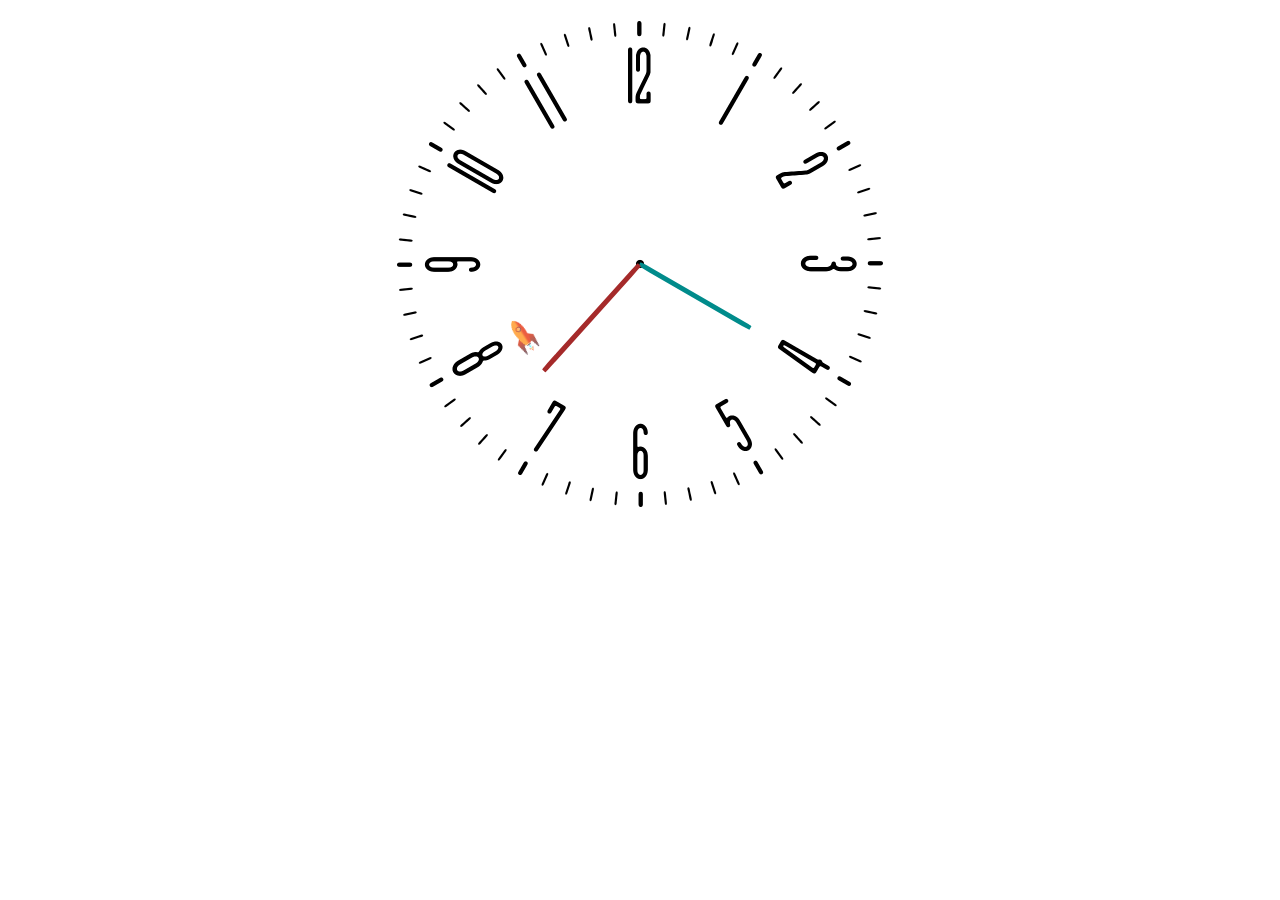
<file: Clock/index.html>
<!DOCTYPE html>
<!--[if lt IE 7]>      <html class="no-js lt-ie9 lt-ie8 lt-ie7"> <![endif]-->
<!--[if IE 7]>         <html class="no-js lt-ie9 lt-ie8"> <![endif]-->
<!--[if IE 8]>         <html class="no-js lt-ie9"> <![endif]-->
<!--[if gt IE 8]>      <html class="no-js"> <!--<![endif]-->
<html>
    <head>
        <meta charset="utf-8">
        <meta http-equiv="X-UA-Compatible" content="IE=edge">
        <title></title>
        <meta name="description" content="">
        <meta name="viewport" content="width=device-width, initial-scale=1">
        <link href="style.css" rel="stylesheet">
        <script src="index.js"></script>
    </head>
    <body>
        
        <div class="clock">
<div class="hand hh" id="hour"></div>
<div class="hand mm" id="minutes"></div>
<div class="hand ss" id="second">
    <div class="rocket">
            
    </div>
</div>
        </div>     
        
            
        
    </div>        
    </body>
</html>
</file>
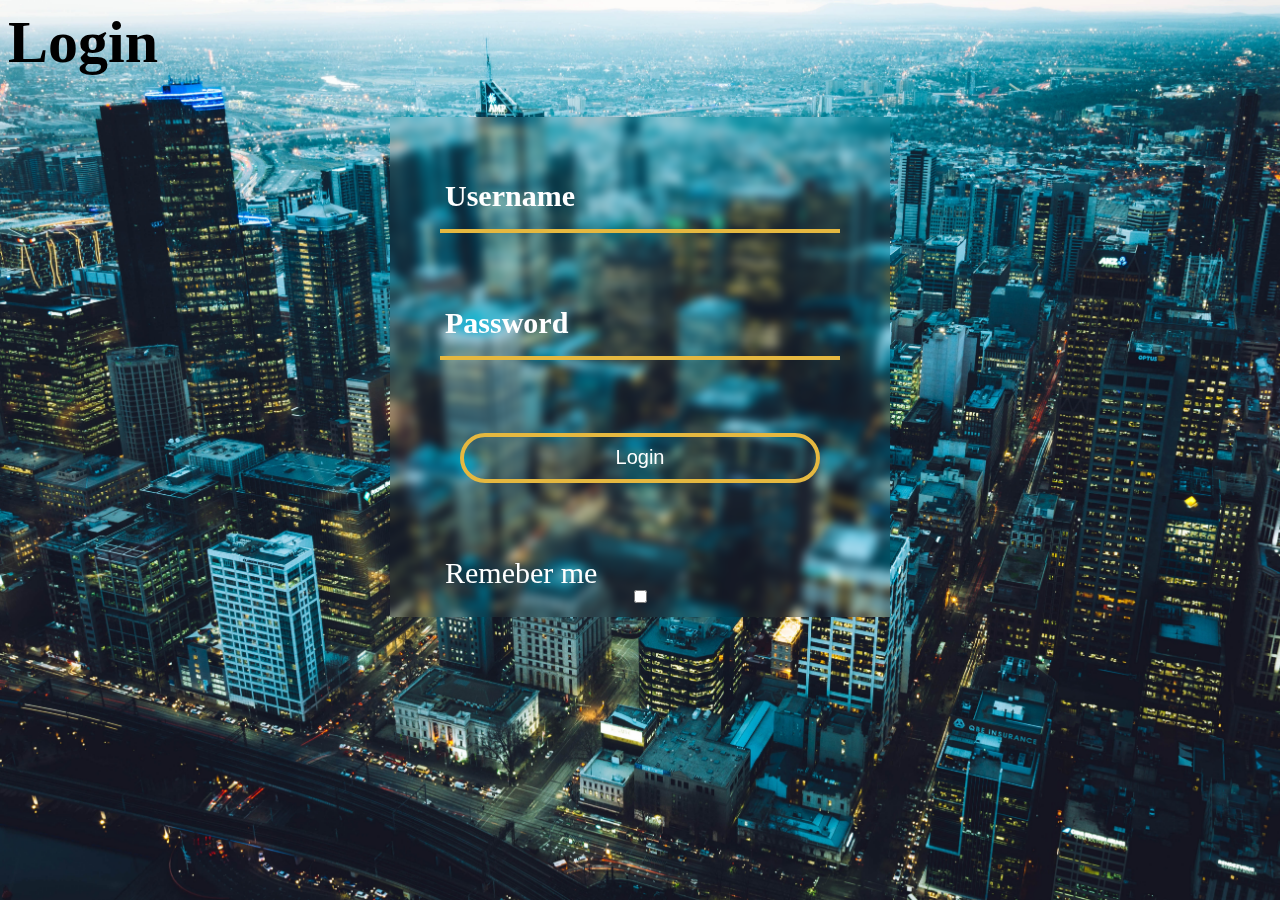
<file: Login 1/index.html>
<html>

<head>
    <link href="style.css" rel="stylesheet" />

    <div class="title">
        <h1>Login</h1>
    </div>
</head>

<body>
    <section>

        <div class="container">
            <div class="formBox">
                    <div class="inputfld">
                        <input type="text" class="inpusr" name="uname" required>
                        <label for="uname" class="lblusr"><b>Username</b></label>
                    </div>
                    <div class="inputfld">
                        <input type="password" name="psw" required>
                        <label for="psw"><b>Password</b></label>
                    </div>
                    <div class="inputfld">
                        <button type="submit">Login</button>
                    </div>
                    <div class="inputfld">
                        <input type="checkbox" id="remb"/>
                        <label for="remb">Remeber me</label>
                    </div>
            </div>
        </div>
       
</body>

</html>
</file>
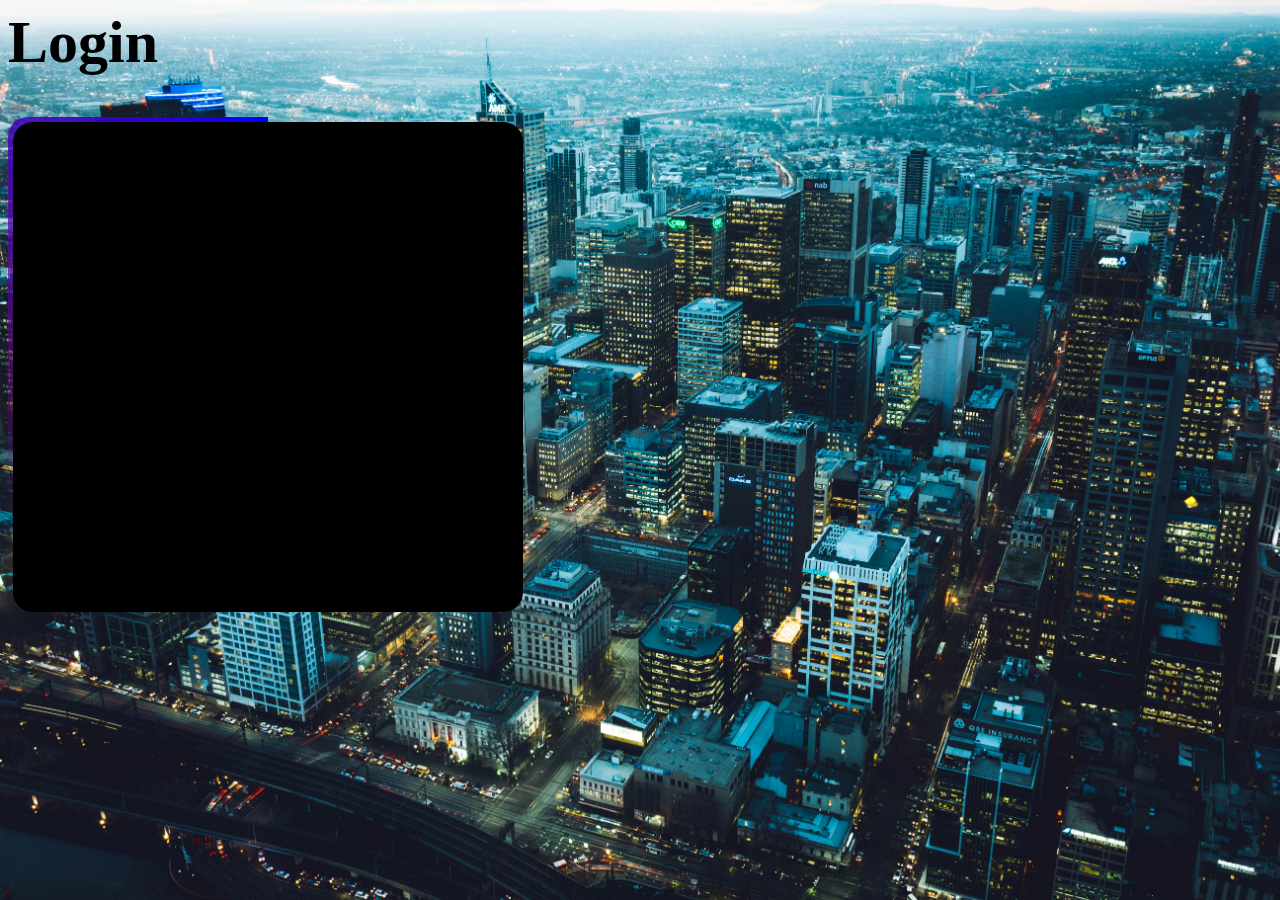
<file: Login 2/index.html>
<html>

<head>
    <link href="style.css" rel="stylesheet" />

    <div class="title">
        <h1>Login</h1>
    </div>
</head>

<body>

        <div class="container">
            <div class="image">

                <div class="formBox1">
                    <!-- <div class="inputfld">
                        <input type="text" class="inpusr" name="uname" required>
                        <label for="uname" class="lblusr"><b>Username</b></label>
                    </div>
                    <div class="inputfld">
                        <input type="password" name="psw" required>
                        <label for="psw"><b>Password</b></label>
                    </div>
                    <div class="inputfld">
                        <button type="submit">Login</button>
                    </div>
                    <div class="inputfld">
                        <input type="checkbox" id="remb"/>
                        <label for="remb">Remeber me</label>
                    </div> -->
                </div>
            </div>
        </div>

</body>

</html>
</file>
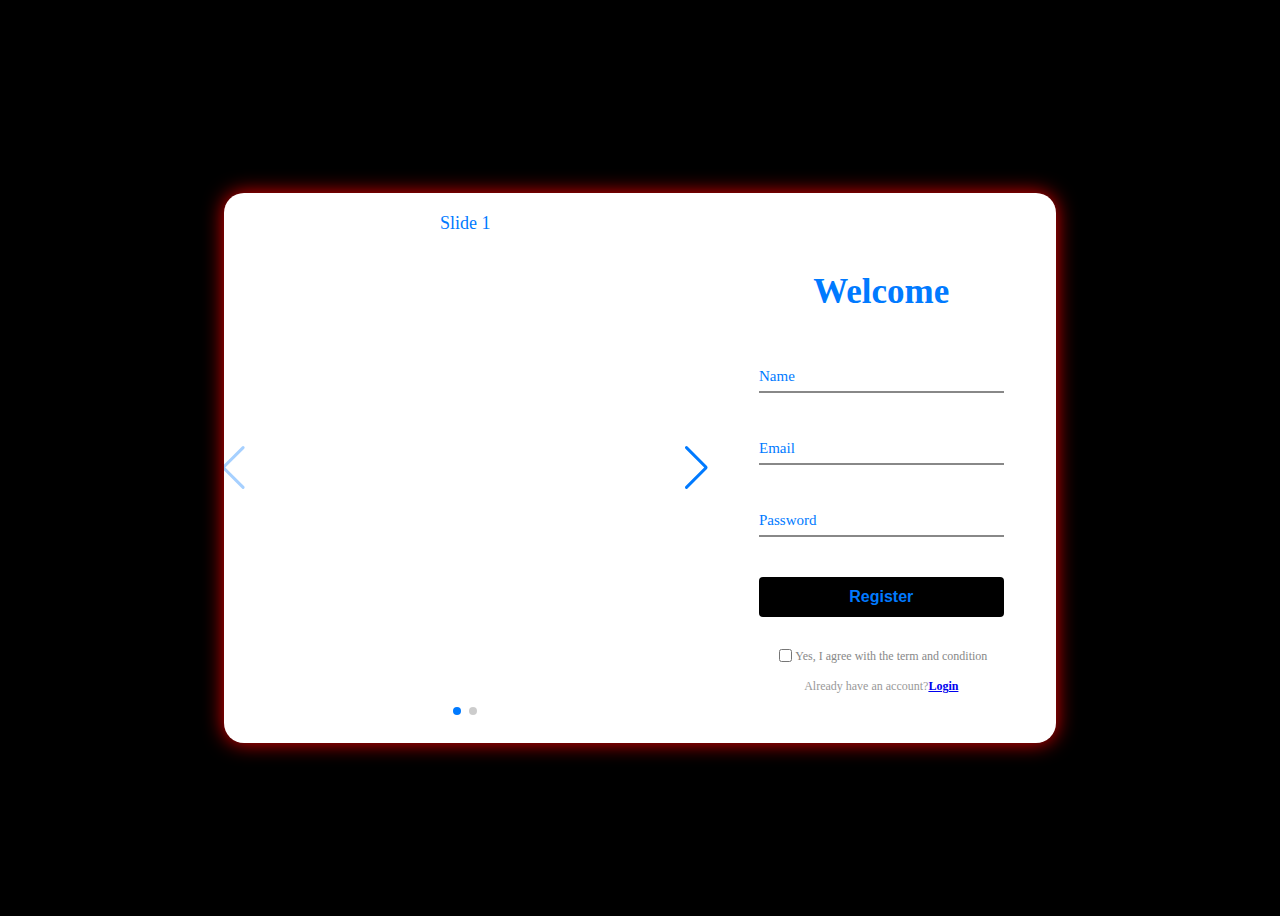
<file: Login 3/index.html>
<html>

<head>
    <link href="style.css" rel="stylesheet" />
    <link
    rel="stylesheet"
    href="https://cdn.jsdelivr.net/npm/swiper@9/swiper-bundle.min.css"
  />
  
  <div class="title">
      <h1>Login</h1>
    </div>
</head>

<body>
    <div class="container">
        <div class="login-section">
            <div class="form-box Register">
                <h2>Welcome</h2>
                <div class="input-box">
                    <input type="text" required/>
                    <label>Name</label>
                </div>
                <div class="input-box">
                    <input type="email" required/>
                    <label>Email</label>
                </div>
                <div class="input-box">
                    <input type="password" required/>
                    <label>Password</label>
                </div>
                <div class="input-box">
                    <button class="btn">Register</button>
                </div>
                <div class="term-conditin">
                    <label for="">
                        <input type="checkbox" name="" id="">Yes, I agree with the term and condition
                    </label>
                </div>
                <div class="account-login">
                    <label for="">Already have an account?<a href="#" class="LoginLink">Login</a></label>
                </div>
            </div>

            <div class="form-box Login">
                <h2>Login</h2>              
                <div class="input-box">
                    <input type="email" required/>
                    <label>Email</label>
                </div>
                <div class="input-box">
                    <input type="password" required/>
                    <label>Password</label>
                </div>
                <div class="input-box">
                    <button class="btn">Login</button>
                </div>    
                <div class="account-login">
                    <label for="">Create an account?<a href="#" class="RegisterLink">Register</a></label>
                </div>            
            </div>

        </div>
        <div class="item">
            <div class="content">
                <div class="swiper mySwiper">
                    <div class="swiper-wrapper">
                      <div class="swiper-slide">Slide 1</div>
                      <div class="swiper-slide">Slide 2</div>
                     
                    </div>
                    <div class="swiper-button-next"></div>
                    <div class="swiper-button-prev"></div>
                    <div class="swiper-pagination"></div>
                  </div>
            </div>
        </div>
    </div>
    <script src="https://cdn.jsdelivr.net/npm/swiper@9/swiper-bundle.min.js"></script>
    <script src="index.js">
       
      </script>
</body>

</html>
</file>
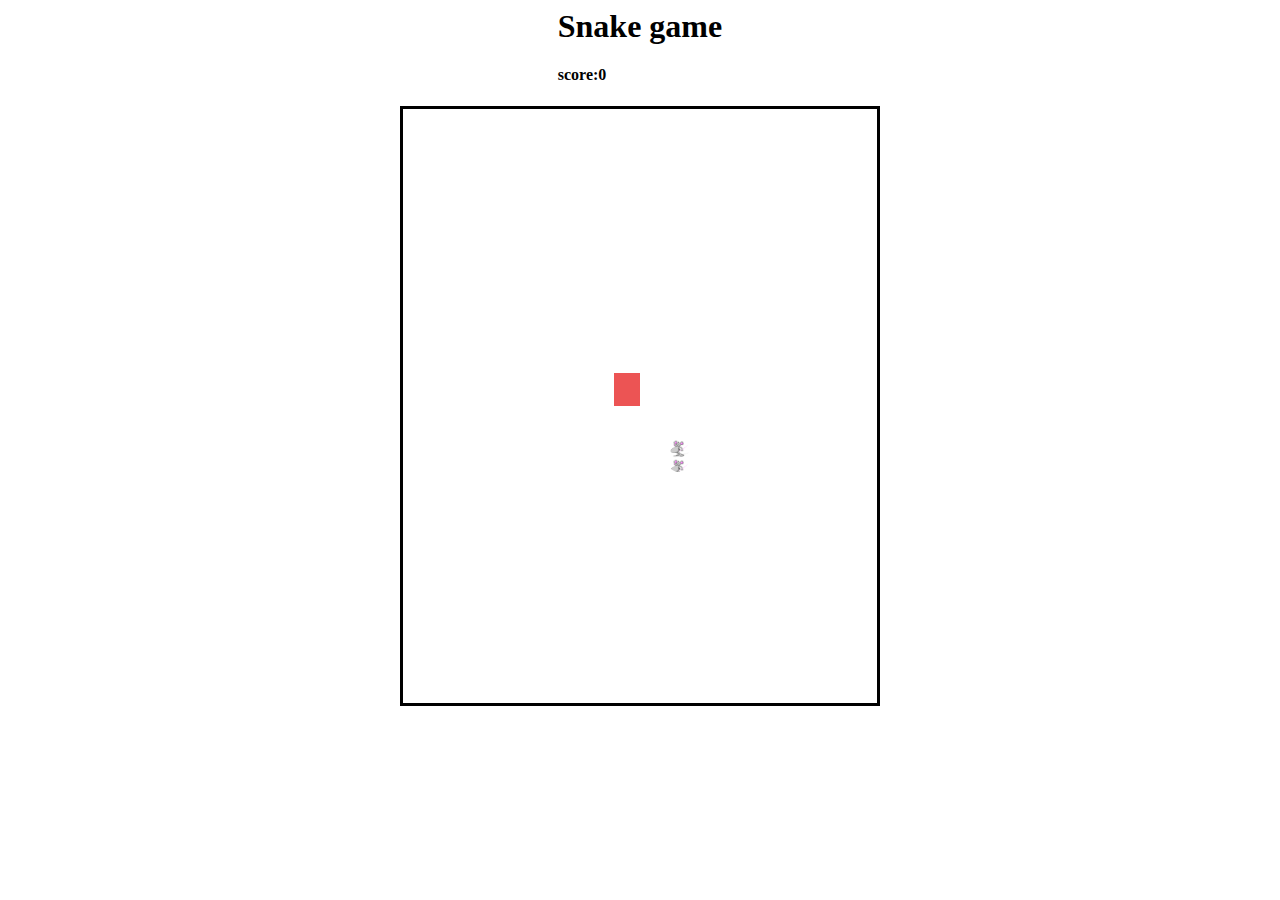
<file: Snake game/index.html>
<html>
    <head>
        <link href="style.css" rel="stylesheet">
                 
<div class="title">
    <h1 >Snake game </h1>  
    <h4>score:<span id="score">0</span></h4>
</div>
    </head>
    <body>        
        <div class="container-fluid">
            <div id="board">

            </div>
        </div>
        <script src="index.js"></script>
    </body>
    </html>
</file>
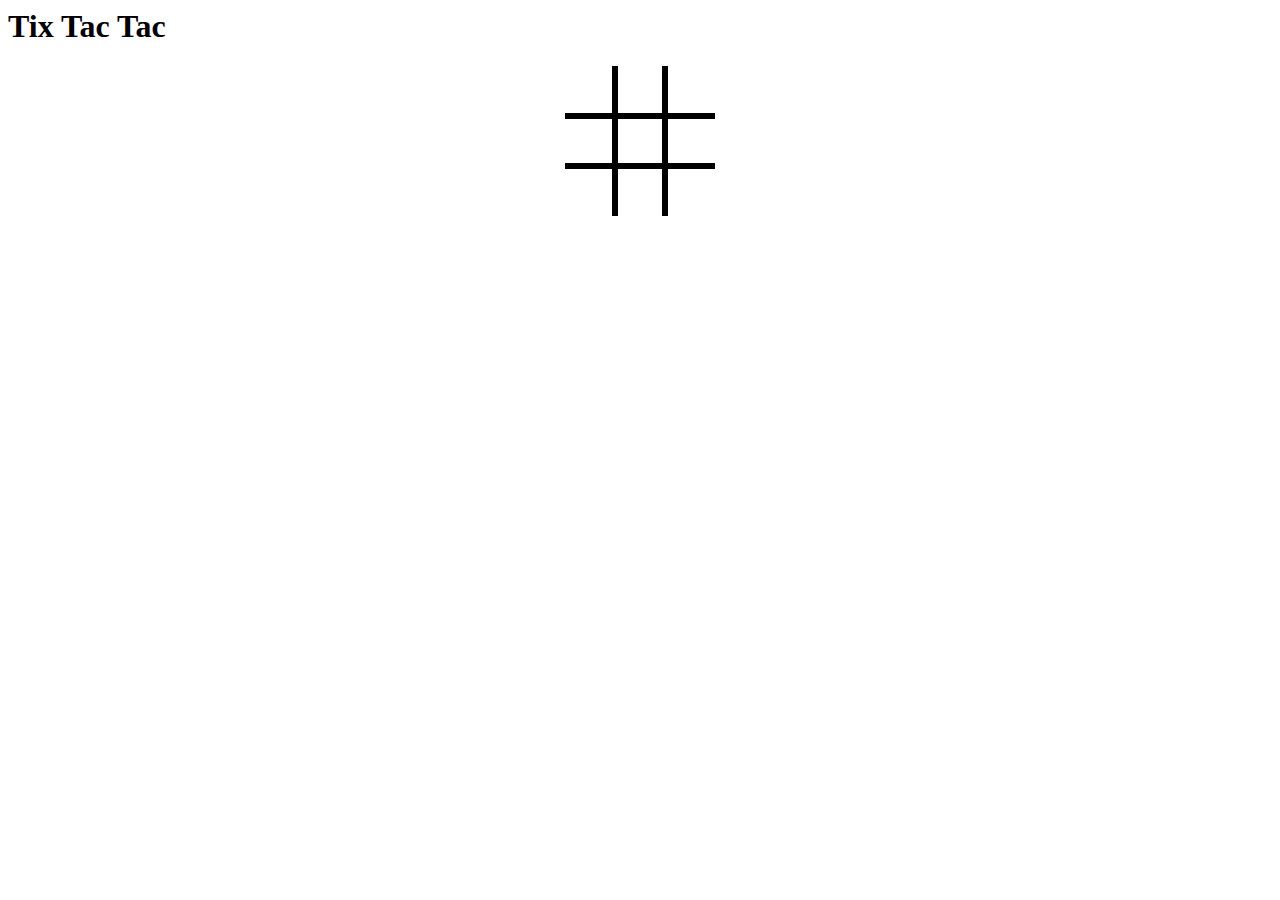
<file: TicTacTao game/index.html>
<html>
    <head>
        <link href="style.css" rel="stylesheet">

    </head>
    <body>
        
        <div class="container-fluid">
            <h1>Tix Tac Tac</h1>
            <div class="container">
                <div class="GameContainer">          
                    <div class="GameCol b-TL"><span class="GameColText"></span> </div>
                    <div class="GameCol b-T"><span class="GameColText"></span> </div>
                    <div class="GameCol b-TR"><span class="GameColText"></span> </div>
                    <div class="GameCol b-l"><span class="GameColText"></span> </div>
                    <div class="GameCol"><span class="GameColText"></span> </div>
                    <div class="GameCol b-R"><span class="GameColText"></span> </div>
                    <div class="GameCol b-BL"><span class="GameColText"></span> </div>
                    <div class="GameCol b-B"><span class="GameColText"></span> </div>
                    <div class="GameCol b-BR"><span class="GameColText"></span> </div>
                </div>
                <div class="info">
    <button id="onClickbtnReset">
        Reset
    </button>
    <img src="41e74b0f91b7cb7df6b73e34ae8528a4.gif" id="winImg"/>
                </div>
            </div>
            
        </div>
        <script src="index.js"></script>
    </body>
    </html>
</file>
<file: Clock/style.css>
.clock{
    margin: auto;
    background: url(b8059986db2417cf745301dc9f2e59aa.png) no-repeat;
    width: 40vw;
    height: 40vw;
    background-size: 100%;
}
.hand{
    margin: auto;
    position: relative;

}
.hh{
    top: 25%;
    height: 25%;
    border-radius: 10%;
    left: 0%;
    width: 1%;
    /* background-color: rgb(0, 0, 0); */
    transform-origin: bottom;
    background-color: darkcyan;
}

.mm{
    top: -3%;
    height: 28%;
    border-radius: 10%;
    left: 0%;
    width: 1%;
    transform-origin: bottom;
    background-color: brown;
}
.ss{
    top: -34%;
    height: 31%;
    border-radius: 10%;
    left: 0%;
    width: 1%;
    /* background-color: rgb(0, 0, 0); */
transform-origin: bottom;

}

.rocket{
    background:url(Rocket.gif) no-repeat;
    /* background-color: rosybrown; */
    margin: auto;

    width: 25px;
    height: 43px;
    background-size: 104%;
    transform: rotate(90deg);
}

.moon{
    background:url(moon.gif) no-repeat;
    /* background-color: rosybrown; */
    margin: auto;

    width: 25px;
    height: 43px;
    background-size: 104%;
    transform: rotate(90deg);
}

.earth{
    background:url(earth.gif) no-repeat;
    /* background-color: rosybrown; */
    margin: auto;

    width: 25px;
    height: 43px;
    background-size: 104%;
    /* transform: rotate(90deg); */
}
</file>
<file: Login 1/style.css>
body{
    background-image: url(Wallpaper.jpg);
    background-size: cover;
    font-size: 30px;
}

.container{
    display: flex;
    justify-content: center;
    align-items: center;
}
.formBox{
    width: 500px;
    height: 500px;
    /* background-color: yellow;     */
    display: flex;
    justify-content: space-around;
    align-items: center;
    flex-direction: column;
    backdrop-filter: blur(5px);
    /* 
  
    position: relative;
    background: transparent;
    border: 2px solid #fff;
    color: #fff;
    backdrop-filter: blur(15px); */
 }
 /*
label{
    position: absolute;
    top:50%;
    transform: translateY(-50%);
    transition: .5s;
    color: #fff;
}
 input:focus ~label{
    top:-10px;
}
*/
.inputfld{
   /* background-color: red; */
   height: 100px;
   width: 400px;
   position: relative;
   display: flex;
   justify-content: center;
   align-items: flex-end;
} 
.inputfld:nth-child(1),.inputfld:nth-child(2)
{
  border-bottom:solid #e5b840 4px;

}
.inputfld label{
    position: absolute;
    top:50%;
    left: 5px;
    color: white;
    pointer-events: none;
    transition: transform 1s;
}


.inputfld input{
    width: 100%;
    font-size: 1em;
    background-color: transparent;
   border: none;  
   outline: none;
    padding: 0 35px 0 5px;
}

.inputfld input:focus ~label{
  transform: translateY(-60%);
}

.inputfld button{
  width: 90%;
  height: 50px;
  border-radius: 25px;
  font-size: 20px;
  color: white;
  border:solid #e5b840 4px;
  background-color: transparent;
  text-align: center;
  cursor: pointer;
}
</file>
<file: Login 2/style.css>
body{
    background-image: url(Wallpaper.jpg);
    background-size: cover;
    font-size: 30px;
}

.container{
    display: flex;
    justify-content: center;
    align-items: center;
    width: 500px;
    height: 500px;
    overflow: hidden;
    padding-inline: 10px;
    position: relative;
    border-radius: 20px;
}

.container::before{
  content: "";
  position: absolute;
  width: 700px;
    height: 700px;
    background: conic-gradient(transparent, transparent,transparent, red);
    animation: animate 4s linear infinite;
    animation-delay: -2s;
  }
  .container::after{
    content: "";
    position: absolute;
    width: 700px;
    height: 700px;
      background: conic-gradient(transparent, transparent,transparent, blue);
      animation: animate 4s linear infinite;
    }

  @keyframes animate {
    0%{
transform: rotate(0);
    }
    100%{
      transform: rotate(360deg);

    }
  }

  .image{
    position: absolute;
    inset:5px;
    background-color: black;
    z-index: 1;
    border-radius: inherit;

  }
  
.formBox{
    width: 500px;
    height: 500px;
    background-color: yellow;    
    display: flex;
    justify-content: space-around;
    align-items: center;
    flex-direction: column;
    backdrop-filter: blur(5px);
    /* 
  
    position: relative;
    background: transparent;
    border: 2px solid #fff;
    color: #fff;
    backdrop-filter: blur(15px); */
 }
 /*
label{
    position: absolute;
    top:50%;
    transform: translateY(-50%);
    transition: .5s;
    color: #fff;
}
 input:focus ~label{
    top:-10px;
}
*/
.inputfld{
   /* background-color: red; */
   height: 100px;
   width: 400px;
   position: relative;
   display: flex;
   justify-content: center;
   align-items: flex-end;
} 
.inputfld:nth-child(1),.inputfld:nth-child(2)
{
  border-bottom:solid #e5b840 4px;

}
.inputfld label{
    position: absolute;
    top:50%;
    left: 5px;
    color: white;
    pointer-events: none;
    transition: transform 1s;
}


.inputfld input{
    width: 100%;
    font-size: 1em;
    background-color: transparent;
   border: none;  
   outline: none;
    padding: 0 35px 0 5px;
}

.inputfld input:focus ~label{
  transform: translateY(-60%);
}

.inputfld button{
  width: 90%;
  height: 50px;
  border-radius: 25px;
  font-size: 20px;
  color: white;
  border:solid #e5b840 4px;
  background-color: transparent;
  text-align: center;
  cursor: pointer;
}
</file>
<file: Login 3/style.css>
body {
  display: flex;
  justify-content: center;
  align-items: center;
  background-color: black;
  min-height: 100vh;
  color: #007aff;
}

.container {
  width: 65%;
  height: 550px;
  margin-top: 20px;
  background-color: white;
  position: absolute;
  border-radius: 20px;
  box-shadow: 0 0 20px rgb(253 2 2 / 93%);
  overflow: hidden;
}

.item {
  width: 58%;
  height: 100%;
  position: absolute;
  top: 0;
  left: 0;
  border-bottom-left-radius: 20px;
  border-top-left-radius: 20px;
  display: flex;
  justify-content: center;
  align-items: center;
}

.item .content {
  position: relative;
  width: 510px;
  height: 510px;
  border-radius: 20px;
  background-color: black;
  object-fit: cover;
}

.login-section {
  position: absolute;
  right: 0;
  top: 0;
  width: calc(100% - 58%);
  height: 100%;
}

.form-box {
  position: absolute;
  display: flex;
  justify-content: center;
  align-items: center;
  width: 100%;
  height: 100%;
  flex-direction: column;
}

.form-box h2 {
  font-size: 35px;
  text-align: center;
  font-weight: bold;
}

.input-box {
  height: 30px;
  width: 70%;
  border-bottom: 2px solid #888;
  position: relative;
  margin: 20px 0;
}

.input-box input {
  width: 100%;
  height: 100%;
  background-color: transparent;
  outline: none;
  border: none;
  font-size: 16px;
  padding-right: 28px;
}
.input-box label{
  position: absolute;
  top:50%;
  left: 0;
  font-size: 15px;
  font-weight: 400;
  transform: translateY(-50%);
  transition: ease .5s;
}

.input-box input:focus ~label,
.input-box input:valid ~label{
  top:-5px
}

.btn{
  width: 100%;
  height: 40px;
  border: none;
  outline: none;
  background-color: black;
  color: #007aff;
  font-size: 16px;
  font-weight: bold;
  pointer-events: none;
  cursor: pointer;
  box-shadow: none;
  border-radius: 4px;
}

.term-conditin{
  margin: 15px 0 15px;
}
.term-conditin label{
  font-size: 12px;
  font-weight: 500;
  color:#888;
}

.term-conditin label input{
  accent-color: #fff;
  margin-right: 3px;
  position: relative;
  top:2.5px
}

.account-login label{
color:#999;
font-size: 12px;
font-weight: 500;
}
.account-login label a{
  font-weight: 600;
}


.swiper {
  width: 100%;
  height: 100%;
}

.swiper-slide {
  text-align: center;
  font-size: 18px;
  background: #fff;
  display: flex;
  justify-content: center;
  align-items: center;
}

.swiper-slide img {
  display: block;
  width: 100%;
  height: 100%;
  object-fit: cover;
}


.login-section .form-box.Login{
  transform: translateX(400px);
  transition: transform .5s ease;
  transition-delay: .0s;
}


.login-section.active .form-box.Login{
  transform: translateX(0px);
  transition: transform .5s ease;
  transition-delay: .6s;

}

.login-section .form-box.Register{
  transform: translateX(0px);
  transition: transform .5s ease;
  transition-delay: .0s;
}


.login-section.active .form-box.Register{
  transform: translateX(400px);
  transition: transform .5s ease;
  transition-delay: .6s;

}
</file>
<file: Snake game/style.css>
.title{
    margin: auto;
    width: fit-content;
}

#board{
    margin: auto;
    width: 37vw;
    height: 66vh;
    display: grid;
    grid-template-rows: repeat(18, 1fr) ;
    grid-template-columns: repeat(18, 1fr) ;
    background-color: white;
    border: solid;
}

.head{
    background-color: rgb(236, 84, 84);
    /* background-image: url(snakeMouth.png);
    background-size: 100%; */
}

.snake{
background-color: rgb(241, 210, 68);
border: wheat;
border-radius: 30px;
}

.food{
    /* background-color: green; */
    background-image: url(mouse.gif);
    background-size: 100%;
    /* background-color: rgb(241, 210, 68); */
    border: wheat;
    border-radius: 30px;
}
</file>
<file: TicTacTao game/style.css>
.GameContainer {
    display: grid;
    grid-template-columns: repeat(3, 50px);
    grid-template-rows: repeat(3, 50px);
}

.GameCol {
    border-style: solid;
    
    font-size: 35px;
    text-align: center;
}

.container{
    display: flex;
    justify-content: center;
}
.b-TL {
    border-top: 0px;
    border-left: 0px;
}

.b-TR {
    border-top: 0px;
    border-right: 0px;
}

.b-BL {
    border-bottom: 0px;
    border-left: 0px;
}

.b-BR {
    border-bottom: 0px;
    border-right: 0px;
}

.b-L{
    border-left: 0px;
}

.b-R{
    border-right: 0px;
}

.b-T{
    border-top: 0px;
}

.b-B{
    border-bottom: 0px;
}
#onClickbtnReset{
    display: none;
}
#winImg{
    display: none;
    position: absolute;
    top: 10vw;
    left: 30vw;
}
</file>
